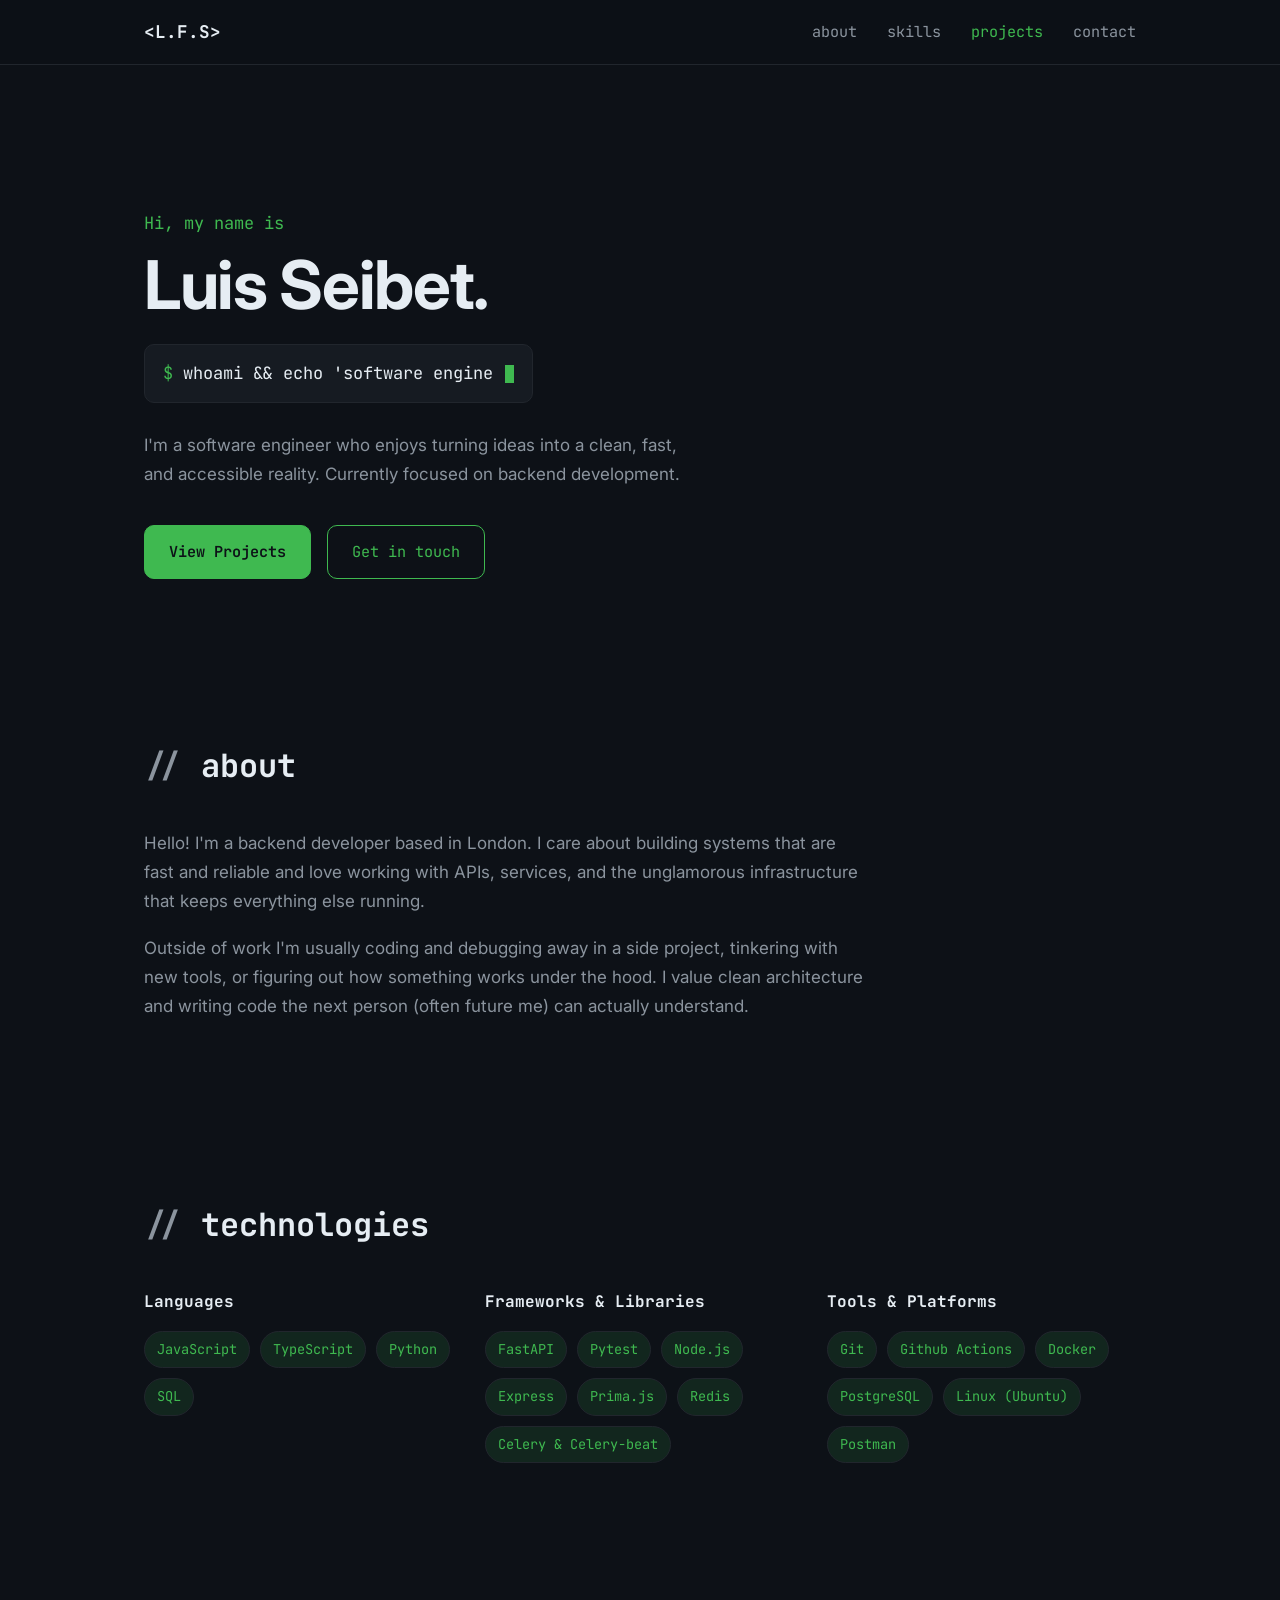
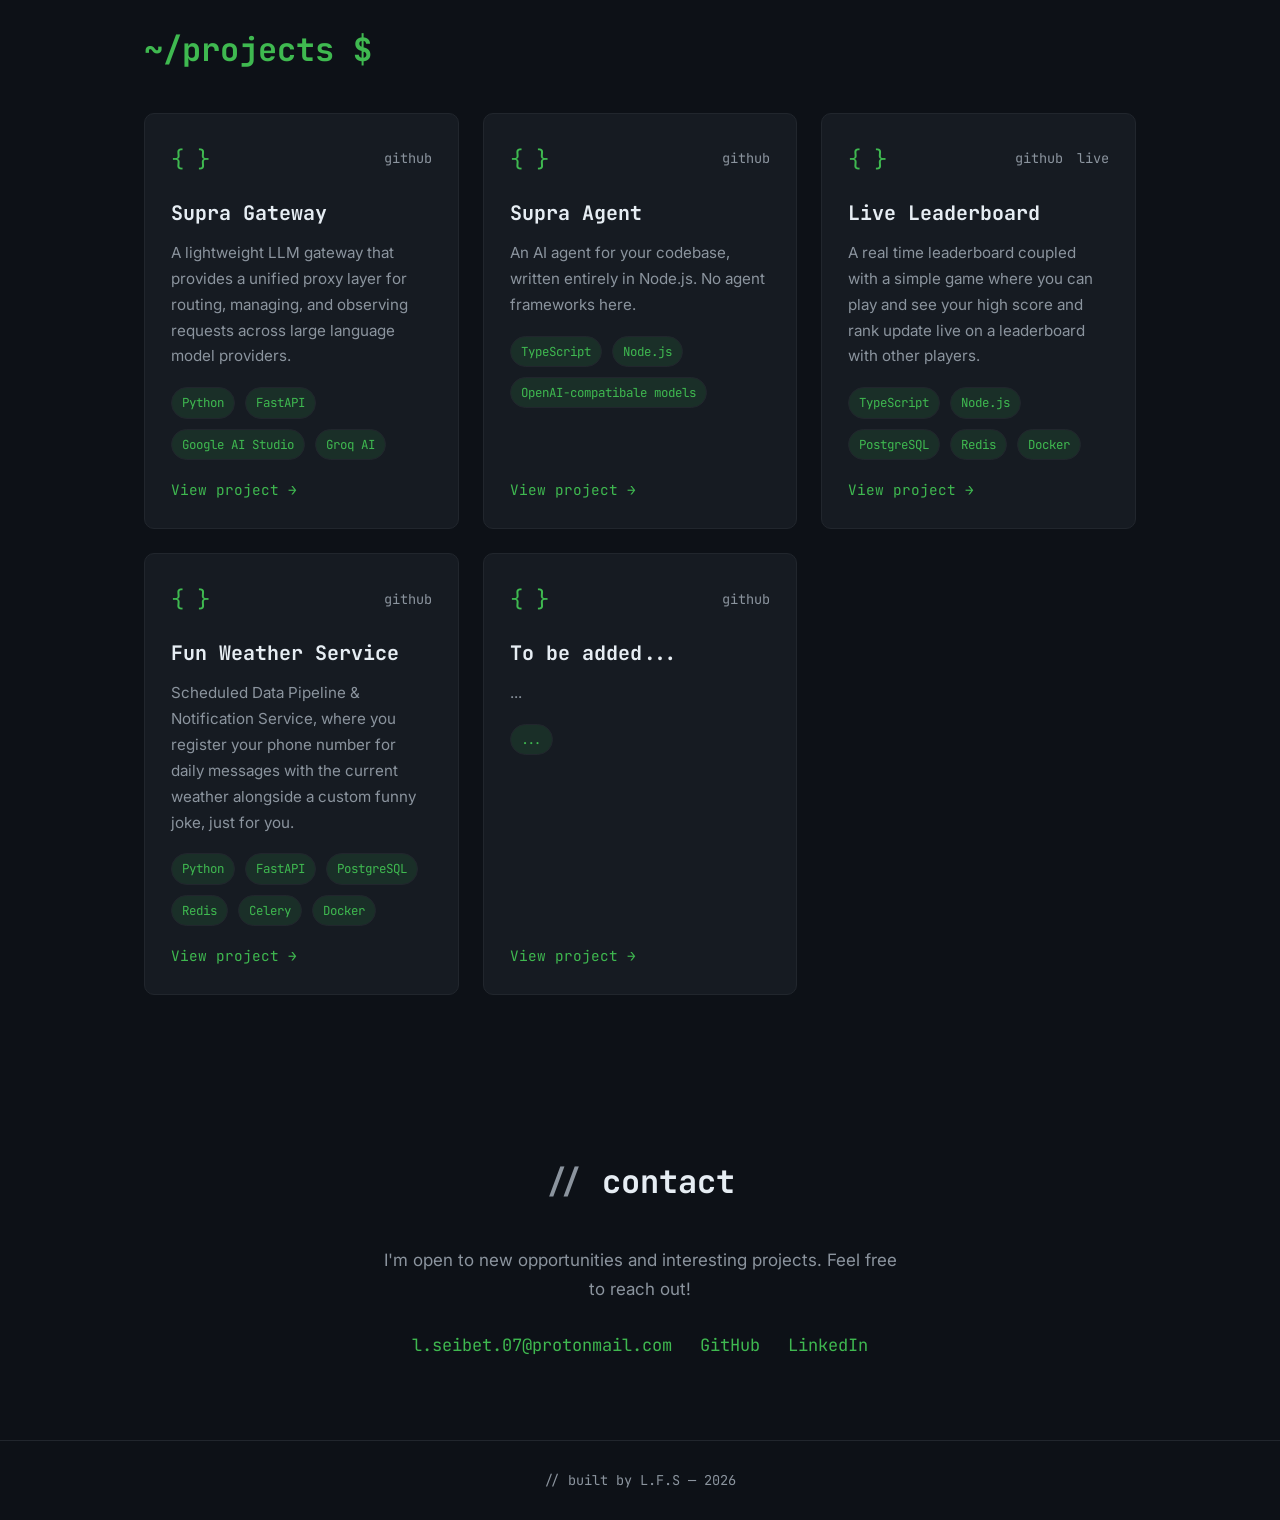
<file: site/index.html>
<!DOCTYPE html>
<html lang="en">
<head>
  <meta charset="UTF-8" />
  <meta name="viewport" content="width=device-width, initial-scale=1.0" />
  <title>Luis Seibet — A dev with a dream</title>
  <meta name="description" content="Portfolio of Your Name, a software developer building things for the web." />

  <!-- Monospace fonts for the retro-coding theme -->
  <link rel="preconnect" href="https://fonts.googleapis.com" />
  <link rel="preconnect" href="https://fonts.gstatic.com" crossorigin />
  <link href="https://fonts.googleapis.com/css2?family=JetBrains+Mono:wght@400;500;700&family=Inter:wght@400;500;600&display=swap" rel="stylesheet" />

  <link rel="stylesheet" href="style.css" />
</head>
<body>
  <!-- ===== Nav ===== -->
  <nav class="nav" aria-label="Primary">
    <div class="container nav__inner">
      <a href="#top" class="nav__logo">&lt;L.F.S&gt;</a>

      <button class="nav__toggle" aria-label="Toggle navigation menu" aria-expanded="false" aria-controls="nav-menu">
        <span></span><span></span><span></span>
      </button>

      <ul class="nav__menu" id="nav-menu">
        <li><a href="#about">about</a></li>
        <li><a href="#skills">skills</a></li>
        <li><a href="#projects">projects</a></li>
        <li><a href="#contact">contact</a></li>
      </ul>
    </div>
  </nav>

  <!-- ===== Hero ===== -->
  <header class="hero" id="top">
    <div class="container">
      <p class="hero__greeting">Hi, my name is</p>
      <h1 class="hero__name">Luis Seibet.</h1>
      <h2 class="hero__tagline"></h2>

      <p class="hero__terminal">
        <span class="prompt">$</span>
        <span class="typed" data-typed="whoami &amp;&amp; echo 'software engineer'"></span><span class="cursor" aria-hidden="true"></span>
      </p>

      <p class="hero__intro">
        I'm a software engineer who enjoys turning ideas into a clean, fast,
        and accessible reality. Currently focused on backend development.
      </p>

      <div class="hero__cta">
        <a href="#projects" class="btn btn--primary">View Projects</a>
        <a href="#contact" class="btn btn--ghost">Get in touch</a>
      </div>
    </div>
  </header>

  <main>
      <!-- ===== About ===== -->
    <section class="section" id="about">
      <div class="container">
        <h2 class="section__title"><span class="comment">// </span>about</h2>
        <div class="about">
          <p>
                      Hello! I'm a backend developer based in London. I care about
                      building systems that are fast and reliable and love working with
                      APIs, services, and the unglamorous infrastructure that
                      keeps everything else running.
          </p>
          <p>
                      Outside of work I'm usually coding and debugging away in a side project, tinkering
                      with new tools, or figuring out how something works under the
                      hood. I value clean architecture and writing
                      code the next person (often future me) can actually understand.
          </p>
        </div>
      </div>
    </section>

    <!-- ===== Skills ===== -->
    <section class="section" id="skills">
      <div class="container">
        <h2 class="section__title"><span class="comment">// </span>technologies</h2>

        <div class="skills">
          <div class="skills__group">
            <h3 class="skills__heading">Languages</h3>
            <ul class="tags">
              <li class="tag">JavaScript</li>
              <li class="tag">TypeScript</li>
              <li class="tag">Python</li>
              <li class="tag">SQL</li>
            </ul>
          </div>

          <div class="skills__group">
            <h3 class="skills__heading">Frameworks &amp; Libraries</h3>
            <ul class="tags">
              <li class="tag">FastAPI</li>
              <li class="tag">Pytest</li>
              <li class="tag">Node.js</li>
              <li class="tag">Express</li>
              <li class="tag">Prima.js</li>
              <li class="tag">Redis</li>
              <li class="tag">Celery & Celery-beat</li>
              
            </ul>
          </div>

          <div class="skills__group">
            <h3 class="skills__heading">Tools &amp; Platforms</h3>
            <ul class="tags">
              <li class="tag">Git</li>
              <li class="tag">Github Actions</li>
              <li class="tag">Docker</li>
              <li class="tag">PostgreSQL</li>
              <li class="tag">Linux (Ubuntu)</li>
              <li class="tag">Postman</li>
            </ul>
          </div>
        </div>
      </div>
    </section>

    <!-- ===== Projects ===== -->
    <section class="section" id="projects">
      <div class="container">
        <h2 class="section__title"><span class="prompt">~/projects $</span></h2>

        <div class="projects">


          <!-- Supre Gateway -->
          <article class="card">
            <div class="card__top">
              <span class="card__icon" aria-hidden="true">{ }</span>
              <div class="card__links">
                <a href="https://github.com/Libelt-sudo/supra-gateway" aria-label="Source code" title="Source code">github</a>
              </div>
            </div>
            <h3 class="card__title">Supra Gateway</h3>
            <p class="card__desc">
                A lightweight LLM gateway that provides a unified proxy layer for routing, managing, 
                and observing requests across large language model providers. 
            </p>
            <ul class="tags tags--small">
              <li class="tag">Python</li>
              <li class="tag">FastAPI</li>
              <li class="tag">Google AI Studio</li>
              <li class="tag">Groq AI</li>
            </ul>
            <a href="https://github.com/Libelt-sudo/supra-gateway" class="card__cta">View project &rarr;</a>
          </article>


          <!-- Supre Agent -->
          <article class="card">
            <div class="card__top">
              <span class="card__icon" aria-hidden="true">{ }</span>
              <div class="card__links">
                <a href="https://github.com/Libelt-sudo/supra-agent" aria-label="Source code" title="Source code">github</a>
              </div>
            </div>
            <h3 class="card__title">Supra Agent</h3>
            <p class="card__desc">
                An AI agent for your codebase, written entirely in Node.js. No agent frameworks here.
            </p>
            <ul class="tags tags--small">
              <li class="tag">TypeScript</li>
              <li class="tag">Node.js</li>
              <li class="tag">OpenAI-compatibale models</li>
            </ul>
            <a href="https://github.com/Libelt-sudo/supra-agent" class="card__cta">View project &rarr;</a>
          </article>


          <!-- Leaderboard -->
          <article class="card">
            <div class="card__top">
              <span class="card__icon" aria-hidden="true">{ }</span>
              <div class="card__links">
                <!-- Links left empty on purpose — fill these in -->
                <a href="https://github.com/Libelt-sudo/realtime_leaderboard_backend" aria-label="Source code" title="Source code">github</a>
                <a href="https://leaderboard.luis-seibet.com" aria-label="Live demo" title="Live demo">live</a>
              </div>
            </div>
            <h3 class="card__title">Live Leaderboard</h3>
            <p class="card__desc">
              A real time leaderboard coupled with a simple game where you can play 
              and see your high score and rank update live on a leaderboard with other players.
            </p>
            <ul class="tags tags--small">
              <li class="tag">TypeScript</li>
              <li class="tag">Node.js</li>
              <li class="tag">PostgreSQL</li>
              <li class="tag">Redis</li>
              <li class="tag">Docker</li>

            </ul>
            <a href="https://leaderboard.luis-seibet.com" class="card__cta">View project &rarr;</a>
          </article>

          <!-- Fun weather -->
          <article class="card">
            <div class="card__top">
              <span class="card__icon" aria-hidden="true">{ }</span>
              <div class="card__links">
                <a href="https://github.com/Libelt-sudo/fun_weather_backend" aria-label="Source code" title="Source code">github</a>
              </div>
            </div>
            <h3 class="card__title">Fun Weather Service</h3>
            <p class="card__desc">
              Scheduled Data Pipeline & Notification Service, where you register 
              your phone number for daily messages with the current weather alongside a custom funny joke, 
              just for you.
            </p>
            <ul class="tags tags--small">
              <li class="tag">Python</li>
              <li class="tag">FastAPI</li>
              <li class="tag">PostgreSQL</li>
              <li class="tag">Redis</li>
              <li class="tag">Celery</li>
              <li class="tag">Docker</li>
            </ul>
            <a href="#" class="card__cta">View project &rarr;</a>
          </article>

          <!-- Project 3 -->
          <article class="card">
            <div class="card__top">
              <span class="card__icon" aria-hidden="true">{ }</span>
              <div class="card__links">
                <a href="#" aria-label="Source code" title="Source code">github</a>
              </div>
            </div>
            <h3 class="card__title">To be added...</h3>
            <p class="card__desc">
              ...
            </p>
            <ul class="tags tags--small">
              <li class="tag">...</li>
            </ul>
            <a href="#" class="card__cta">View project &rarr;</a>
          </article>
        </div>
      </div>
    </section>

    <!-- ===== Contact ===== -->
    <section class="section section--contact" id="contact">
      <div class="container">
        <h2 class="section__title"><span class="comment">// </span>contact</h2>
        <p class="contact__lead">
          I'm open to new opportunities and interesting projects. Feel free to
          reach out!
        </p>
        <ul class="contact__links">
          <li><a href="mailto:l.seibet.07@protonmail.com">l.seibet.07@protonmail.com</a></li>
          <li><a href="https://github.com/Libelt-sudo" target="_blank" rel="noopener">GitHub</a></li>
          <li><a href="https://linkedin.com/in/luis-seibet-7b4734320" target="_blank" rel="noopener">LinkedIn</a></li>
        </ul>
      </div>
    </section>
  </main>

  <!-- ===== Footer ===== -->
  <footer class="footer">
    <div class="container">
      <p><span class="comment">// </span>built by L.F.S &mdash; <span id="year"></span></p>
    </div>
  </footer>

  <script src="script.js"></script>
</body>
</html>
</file>
<file: site/style.css>
/* ============================================================
   Portfolio — retro-coding dark theme
   Customize quickly via the CSS variables in :root below.
   ============================================================ */

:root {
  /* Colors */
  --bg:            #0d1117;   /* page background (near-black) */
  --bg-elevated:   #161b22;   /* cards / raised surfaces      */
  --border:        #21262d;   /* subtle borders               */
  --text:          #e6edf3;   /* primary text (soft off-white)*/
  --text-muted:    #8b949e;   /* secondary text               */
  --accent:        #3fb950;   /* terminal accent (green)      */
  --accent-soft:   rgba(63, 185, 80, 0.12);

  /* Type */
  --font-mono: "JetBrains Mono", ui-monospace, "SF Mono", Menlo, Consolas, monospace;
  --font-sans: "Inter", system-ui, -apple-system, Segoe UI, Roboto, sans-serif;

  /* Layout */
  --maxw: 1040px;
  --radius: 10px;
}

/* ---------- Reset / base ---------- */
*,
*::before,
*::after { box-sizing: border-box; }

html { scroll-behavior: smooth; scroll-padding-top: 80px; }

body {
  margin: 0;
  background: var(--bg);
  color: var(--text);
  font-family: var(--font-sans);
  font-size: 17px;
  line-height: 1.7;
  -webkit-font-smoothing: antialiased;
}

a { color: var(--accent); text-decoration: none; transition: color .15s ease, opacity .15s ease; }
a:hover { opacity: .8; }

ul { list-style: none; margin: 0; padding: 0; }

:focus-visible {
  outline: 2px solid var(--accent);
  outline-offset: 3px;
  border-radius: 4px;
}

.container {
  width: 100%;
  max-width: var(--maxw);
  margin-inline: auto;
  padding-inline: 24px;
}

/* ---------- Nav ---------- */
.nav {
  position: sticky;
  top: 0;
  z-index: 50;
  background: rgba(13, 17, 23, 0.8);
  backdrop-filter: blur(10px);
  border-bottom: 1px solid var(--border);
}

.nav__inner {
  display: flex;
  align-items: center;
  justify-content: space-between;
  height: 64px;
}

.nav__logo {
  font-family: var(--font-mono);
  font-weight: 700;
  font-size: 1.1rem;
  color: var(--text);
}
.nav__logo:hover { color: var(--accent); opacity: 1; }

.nav__menu {
  display: flex;
  gap: 28px;
  font-family: var(--font-mono);
  font-size: .95rem;
}
.nav__menu a { color: var(--text-muted); }
.nav__menu a::before { content: ""; color: var(--accent); margin-right: 2px; }
.nav__menu a:hover,
.nav__menu a.is-active { color: var(--accent); opacity: 1; }

.nav__toggle {
  display: none;
  flex-direction: column;
  gap: 5px;
  background: none;
  border: 0;
  cursor: pointer;
  padding: 8px;
}
.nav__toggle span {
  width: 24px;
  height: 2px;
  background: var(--text);
  transition: transform .25s ease, opacity .25s ease;
}

/* ---------- Hero ---------- */
.hero {
  padding: clamp(80px, 16vh, 160px) 0 80px;
}
.hero__greeting {
  font-family: var(--font-mono);
  color: var(--accent);
  margin: 0 0 12px;
}
.hero__name {
  font-size: clamp(2.4rem, 7vw, 4.2rem);
  line-height: 1.05;
  margin: 0;
  font-weight: 700;
  letter-spacing: -0.02em;
}
.hero__tagline {
  font-size: clamp(1.5rem, 5vw, 3rem);
  line-height: 1.1;
  margin: 6px 0 24px;
  color: var(--text-muted);
  font-weight: 600;
}
.hero__terminal {
  font-family: var(--font-mono);
  background: var(--bg-elevated);
  border: 1px solid var(--border);
  border-radius: var(--radius);
  padding: 14px 18px;
  display: inline-flex;
  align-items: center;
  gap: 10px;
  max-width: 100%;
  margin: 0 0 28px;
}
.prompt { color: var(--accent); font-family: var(--font-mono); }
.typed { white-space: pre; }
.cursor {
  display: inline-block;
  width: 9px;
  height: 1.1em;
  background: var(--accent);
  margin-left: 2px;
  animation: blink 1s steps(1) infinite;
}
@keyframes blink { 50% { opacity: 0; } }

.hero__intro {
  max-width: 560px;
  color: var(--text-muted);
  margin: 0 0 36px;
}

.hero__cta { display: flex; flex-wrap: wrap; gap: 16px; }

/* ---------- Buttons ---------- */
.btn {
  font-family: var(--font-mono);
  font-size: .95rem;
  padding: 13px 24px;
  border-radius: var(--radius);
  border: 1px solid var(--accent);
  transition: background .18s ease, transform .12s ease, opacity .18s ease;
}
.btn:hover { opacity: 1; transform: translateY(-2px); }
.btn--primary { background: var(--accent); color: var(--bg); font-weight: 600; }
.btn--primary:hover { background: var(--accent); }
.btn--ghost { background: transparent; color: var(--accent); }
.btn--ghost:hover { background: var(--accent-soft); }

/* ---------- Sections ---------- */
.section { padding: 80px 0; }

.section__title {
  font-family: var(--font-mono);
  font-size: clamp(1.4rem, 4vw, 2rem);
  margin: 0 0 36px;
  font-weight: 700;
}
.comment { color: var(--text-muted); }
.section__title .prompt { color: var(--accent); }

.about p { max-width: 720px; color: var(--text-muted); }
.about p + p { margin-top: 18px; }

/* ---------- Skills ---------- */
.skills {
  display: grid;
  grid-template-columns: repeat(auto-fit, minmax(260px, 1fr));
  gap: 32px;
}
.skills__heading {
  font-family: var(--font-mono);
  font-size: 1rem;
  color: var(--text);
  margin: 0 0 16px;
}

.tags { display: flex; flex-wrap: wrap; gap: 10px; }
.tag {
  font-family: var(--font-mono);
  font-size: .85rem;
  color: var(--accent);
  background: var(--accent-soft);
  border: 1px solid var(--border);
  padding: 6px 12px;
  border-radius: 999px;
}
.tags--small .tag { font-size: .78rem; padding: 4px 10px; }

/* ---------- Projects ---------- */
.projects {
  display: grid;
  grid-template-columns: repeat(auto-fill, minmax(300px, 1fr));
  gap: 24px;
}
.card {
  background: var(--bg-elevated);
  border: 1px solid var(--border);
  border-radius: var(--radius);
  padding: 26px;
  display: flex;
  flex-direction: column;
  transition: transform .18s ease, border-color .18s ease;
}
.card:hover { transform: translateY(-6px); border-color: var(--accent); }

.card__top {
  display: flex;
  align-items: center;
  justify-content: space-between;
  margin-bottom: 18px;
}
.card__icon {
  font-family: var(--font-mono);
  color: var(--accent);
  font-size: 1.4rem;
}
.card__links {
  display: flex;
  gap: 14px;
  font-family: var(--font-mono);
  font-size: .85rem;
}
.card__links a { color: var(--text-muted); }
.card__links a:hover { color: var(--accent); opacity: 1; }

.card__title {
  font-family: var(--font-mono);
  font-size: 1.25rem;
  margin: 0 0 10px;
}
.card__desc { color: var(--text-muted); margin: 0 0 18px; font-size: .95rem; }
.card .tags { margin-bottom: 18px; }

.card__cta {
  font-family: var(--font-mono);
  font-size: .9rem;
  margin-top: auto;
}

/* ---------- Contact ---------- */
.section--contact { text-align: center; }
.contact__lead {
  max-width: 520px;
  margin: 0 auto 28px;
  color: var(--text-muted);
}
.contact__links {
  display: flex;
  flex-wrap: wrap;
  justify-content: center;
  gap: 28px;
  font-family: var(--font-mono);
}

/* ---------- Footer ---------- */
.footer {
  border-top: 1px solid var(--border);
  padding: 28px 0;
  text-align: center;
}
.footer p {
  font-family: var(--font-mono);
  font-size: .85rem;
  color: var(--text-muted);
  margin: 0;
}

/* ---------- Responsive ---------- */
@media (max-width: 720px) {
  .nav__toggle { display: flex; }

  .nav__menu {
    position: absolute;
    top: 64px;
    left: 0;
    right: 0;
    flex-direction: column;
    gap: 0;
    background: var(--bg-elevated);
    border-bottom: 1px solid var(--border);
    max-height: 0;
    overflow: hidden;
    transition: max-height .3s ease;
  }
  .nav__menu.is-open { max-height: 320px; }
  .nav__menu li { width: 100%; }
  .nav__menu a {
    display: block;
    padding: 16px 24px;
    border-top: 1px solid var(--border);
  }

  /* Hamburger -> X when open */
  .nav__toggle[aria-expanded="true"] span:nth-child(1) { transform: translateY(7px) rotate(45deg); }
  .nav__toggle[aria-expanded="true"] span:nth-child(2) { opacity: 0; }
  .nav__toggle[aria-expanded="true"] span:nth-child(3) { transform: translateY(-7px) rotate(-45deg); }

  .section { padding: 60px 0; }
}

@media (prefers-reduced-motion: reduce) {
  html { scroll-behavior: auto; }
  .cursor { animation: none; }
  * { transition: none !important; }
}
</file>
